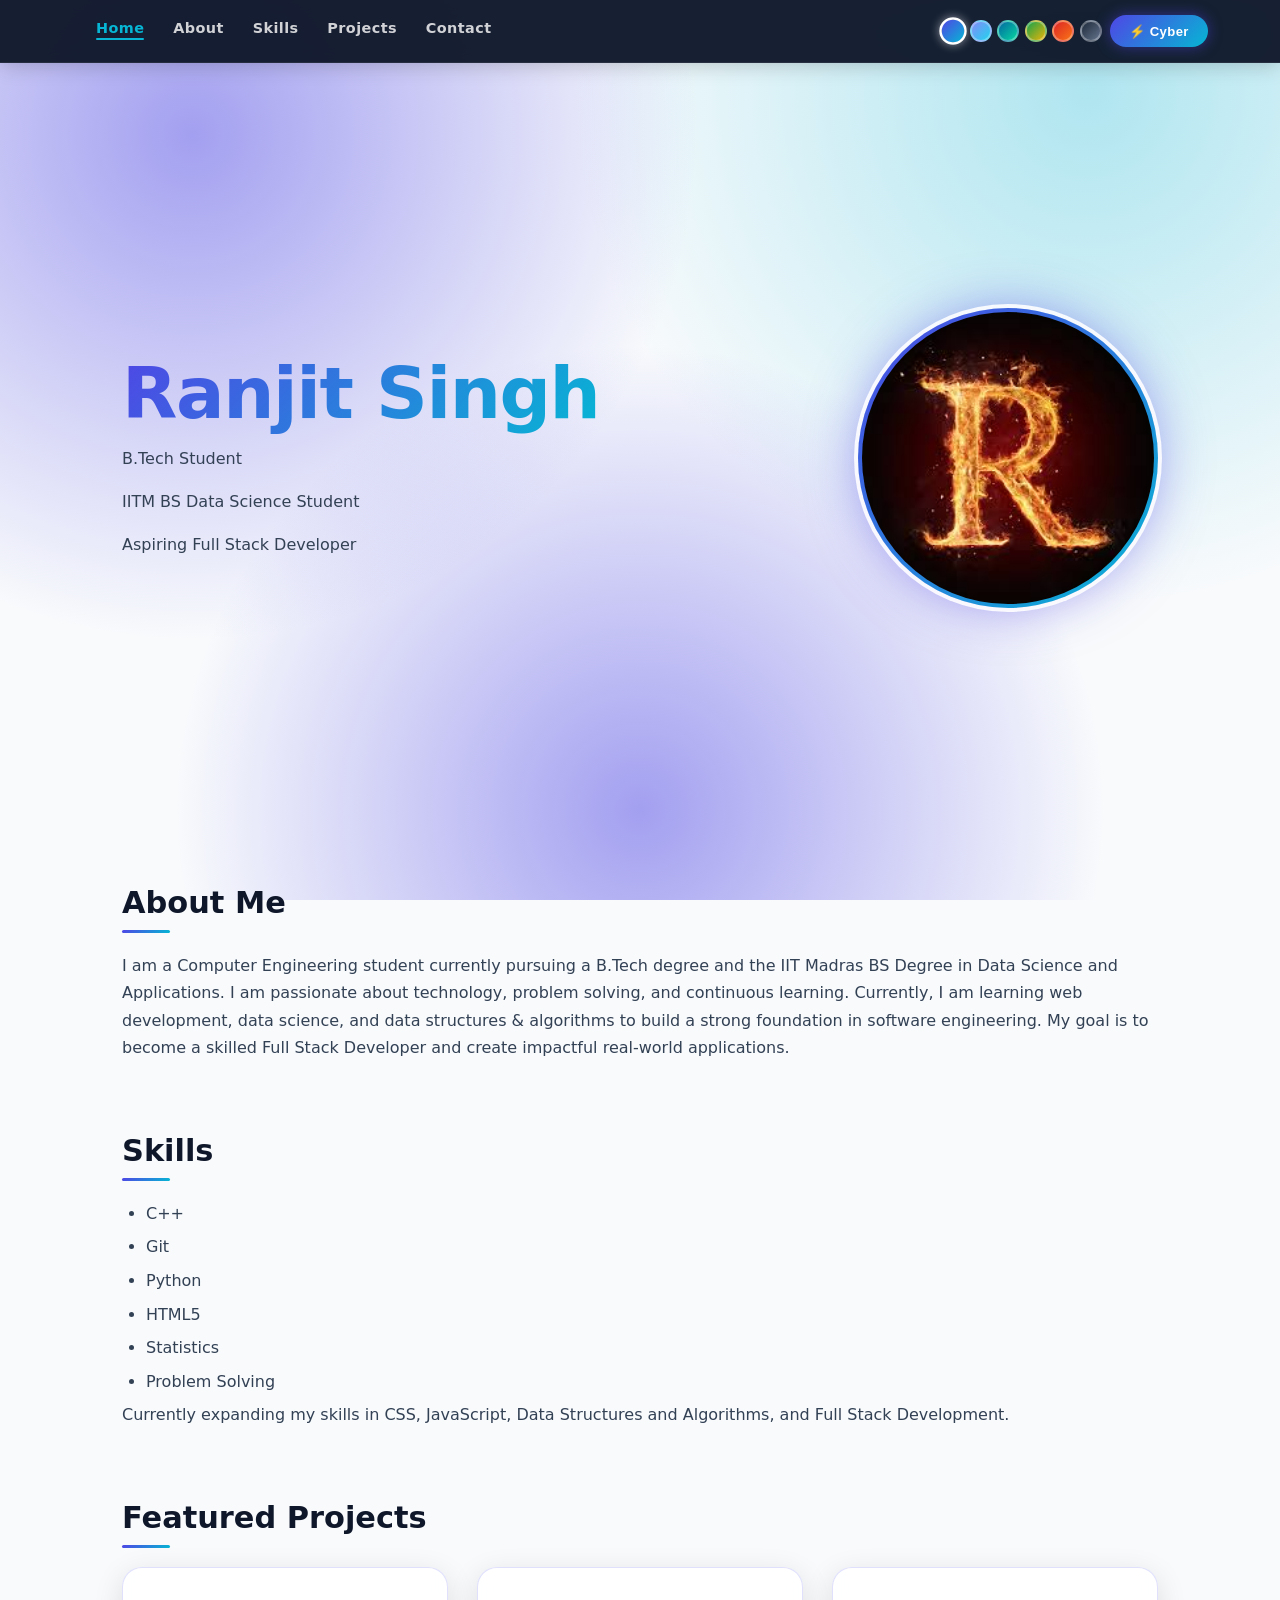
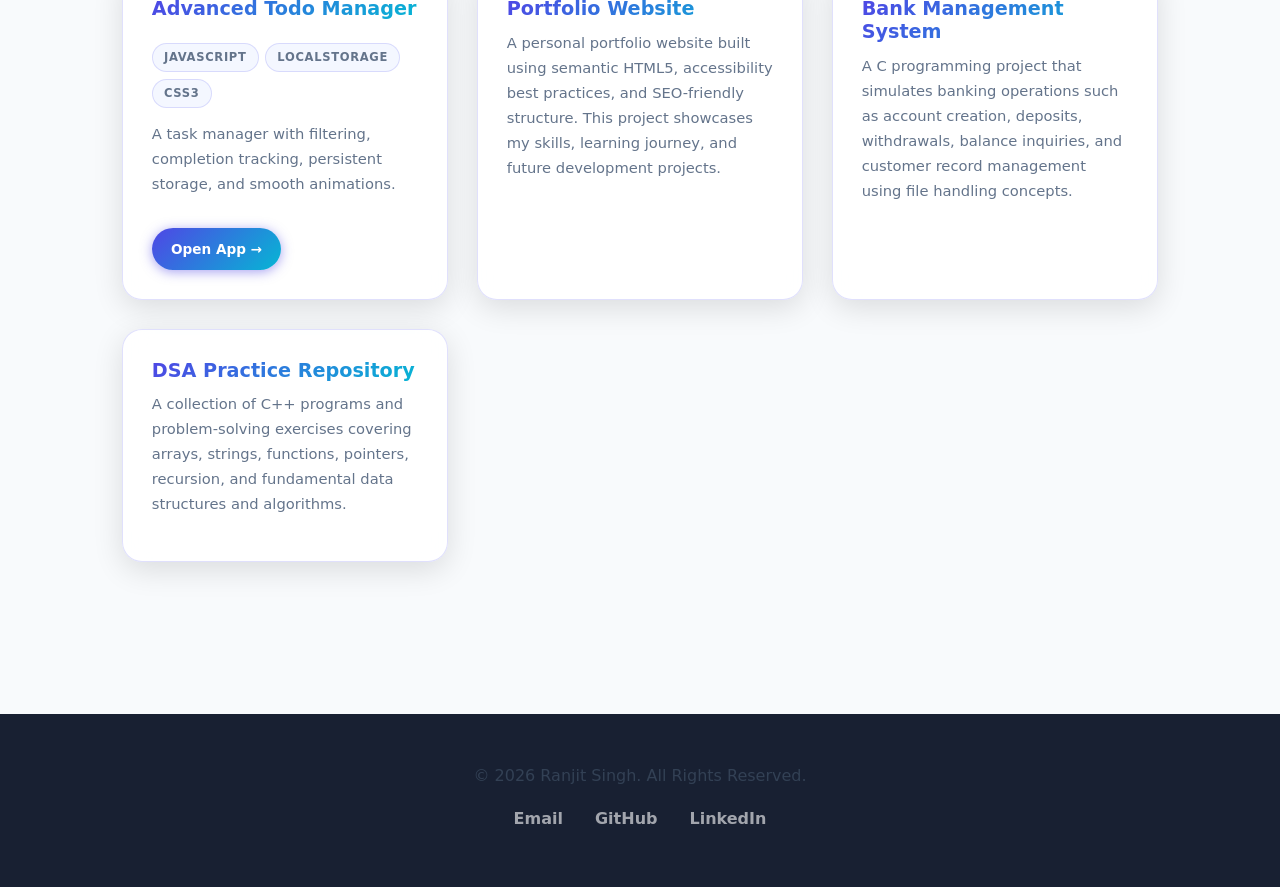
<file: index.html>
<!doctype html>
<html lang="en">
  <head>
    <meta charset="UTF-8" />
    <meta name="viewport" content="width=device-width, initial-scale=1.0" />
    <meta
      name="description"
      content="Portfolio of Ranjit Singh, aspiring Full Stack Developer and IIT Madras BS Data Science student."
    />

    <meta name="author" content="Ranjit Singh" />

    <meta
      name="keywords"
      content="Ranjit Singh, Portfolio, Full Stack Developer, Data Science, Web Development"
    />
    <link rel="stylesheet" href="./css/style.css" />
    <script src="./js/script.js" defer></script>
    <title>Home | Ranjit Singh</title>
  </head>

  <body>
    <header>
      <nav aria-label="Primary Navigation">
        <ul>
          <li><a href="index.html" aria-current="page">Home</a></li>
          <li><a href="about.html">About</a></li>
          <li><a href="skills.html">Skills</a></li>
          <li><a href="projects.html">Projects</a></li>
          <li><a href="contact.html">Contact</a></li>
          <li></li>
        </ul>

        <div class="theme-controls">
          <div class="theme-dots">
            <div class="theme-dot" data-theme="cyber" title="Cyber"></div>
            <div class="theme-dot" data-theme="dark" title="Dark"></div>
            <div class="theme-dot" data-theme="ocean" title="Ocean"></div>
            <div class="theme-dot" data-theme="forest" title="Forest"></div>
            <div class="theme-dot" data-theme="sunset" title="Sunset"></div>
            <div class="theme-dot" data-theme="mono" title="Mono"></div>
          </div>
          <button id="theme-toggle">⚡ Cyber</button>
        </div>
      </nav>
    </header>

    <main>
      <section class="hero">
        <div>
          <h1>Ranjit Singh</h1>
          <p>B.Tech Student</p>
          <p>IITM BS Data Science Student</p>
          <p>Aspiring Full Stack Developer</p>
        </div>

        <div>
          <img
            src="./assets/images/images.jpg"
            alt="Ranjit Singh logo"
            width="200"
            height="200"
          />
        </div>
      </section>

      <section>
        <h2>About Me</h2>
        <p>
          I am a Computer Engineering student currently pursuing a B.Tech degree
          and the IIT Madras BS Degree in Data Science and Applications. I am
          passionate about technology, problem solving, and continuous learning.
          Currently, I am learning web development, data science, and data
          structures & algorithms to build a strong foundation in software
          engineering. My goal is to become a skilled Full Stack Developer and
          create impactful real-world applications.
        </p>
      </section>

      <section>
        <h2>Skills</h2>
        <ul>
          <li>C++</li>
          <li>Git</li>
          <li>Python</li>
          <li>HTML5</li>
          <li>Statistics</li>
          <li>Problem Solving</li>
        </ul>
        <p>
          Currently expanding my skills in CSS, JavaScript, Data Structures and
          Algorithms, and Full Stack Development.
        </p>
      </section>

      <section>
        <h2>Featured Projects</h2>

        <section class="projects-grid">
          <article>
            <h3>Advanced Todo Manager</h3>
            <div class="project-tags">
              <span class="tag">JavaScript</span>
              <span class="tag">LocalStorage</span>
              <span class="tag">CSS3</span>
            </div>
            <p>
              A task manager with filtering, completion tracking, persistent
              storage, and smooth animations.
            </p>
            <a href="todo.html" class="card-link">Open App →</a>
          </article>
          
          <article>
            <h3>Portfolio Website</h3>
            <p>
              A personal portfolio website built using semantic HTML5,
              accessibility best practices, and SEO-friendly structure. This
              project showcases my skills, learning journey, and future
              development projects.
            </p>
          </article>

          <article>
            <h3>Bank Management System</h3>
            <p>
              A C programming project that simulates banking operations such as
              account creation, deposits, withdrawals, balance inquiries, and
              customer record management using file handling concepts.
            </p>
          </article>

          <article>
            <h3>DSA Practice Repository</h3>
            <p>
              A collection of C++ programs and problem-solving exercises
              covering arrays, strings, functions, pointers, recursion, and
              fundamental data structures and algorithms.
            </p>
          </article>
        </section>
      </section>
    </main>

    <footer>
      <p>&copy; 2026 Ranjit Singh. All Rights Reserved.</p>

      <ul>
        <li>
          <a href="mailto:sranjit29794@gmail.com">Email</a>
        </li>
        <li>
          <a
            href="https://github.com/sranjit29794-bit"
            target="_blank"
            rel="noopener noreferrer"
            >GitHub</a
          >
        </li>
        <li>
          <a
            href="https://www.linkedin.com/in/ranjit-singh-315390376/"
            target="_blank"
            rel="noopener noreferrer"
            >LinkedIn</a
          >
        </li>
      </ul>
    </footer>
  </body>
</html>
</file>
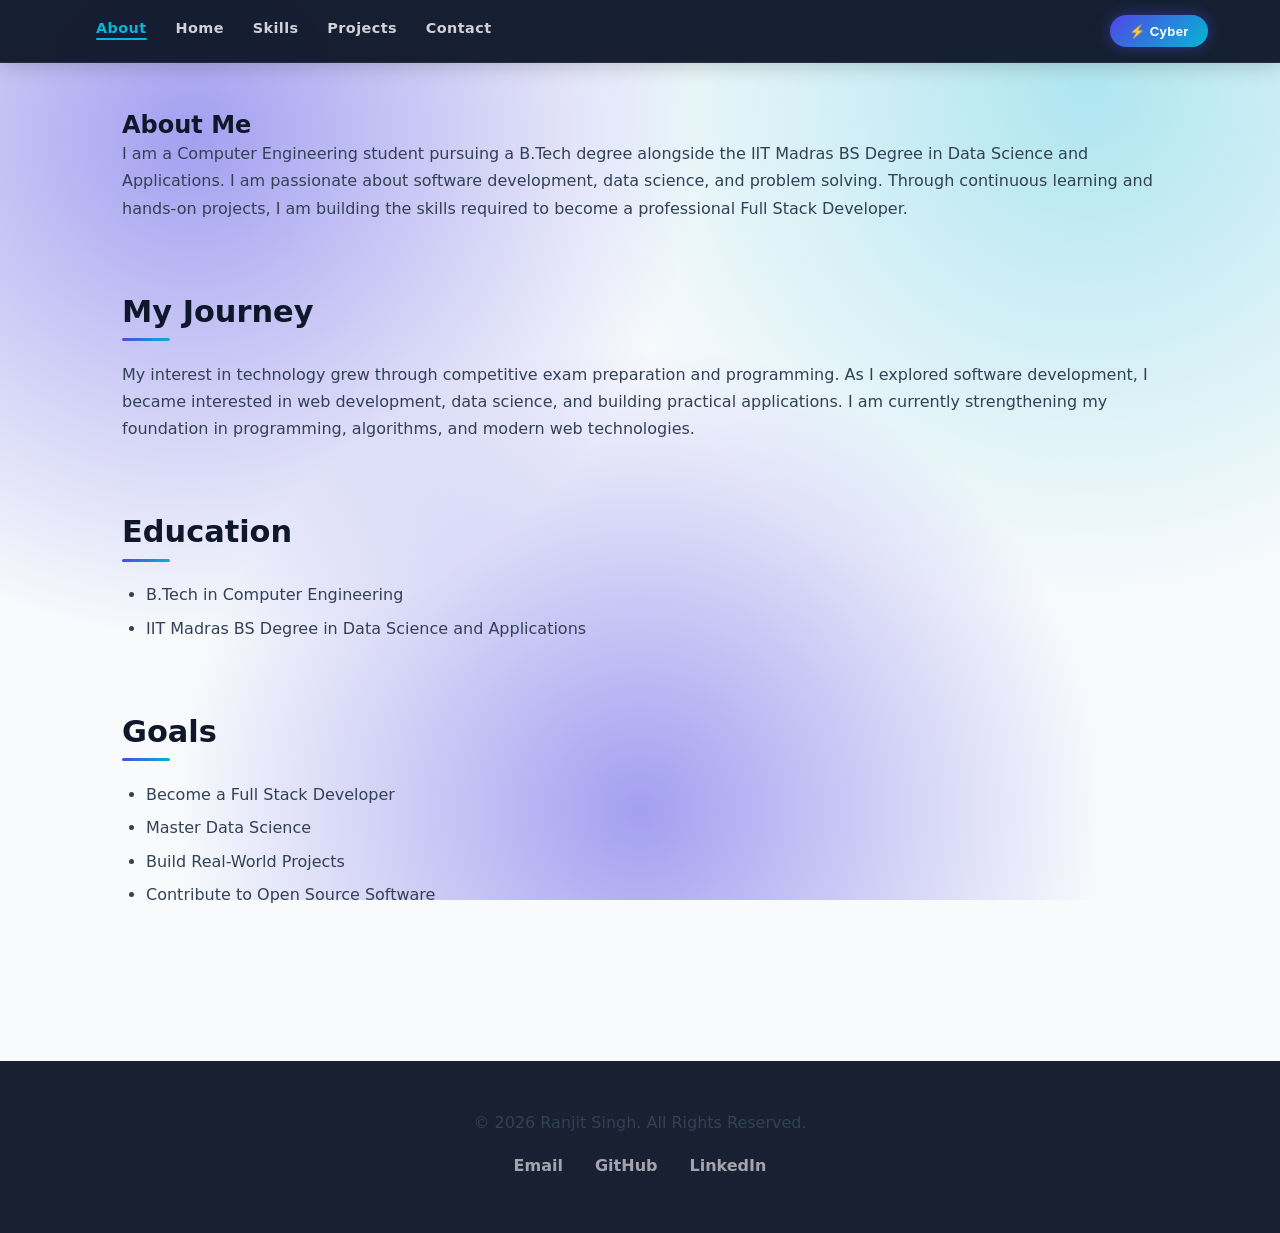
<file: about.html>
<!doctype html>
<html lang="en">
  <head>
    <meta charset="UTF-8" />
    <meta name="viewport" content="width=device-width, initial-scale=1.0" />
    <meta
      name="description"
      content="Portfolio of Ranjit Singh, aspiring Full Stack Developer and IIT Madras BS Data Science student."
    />

    <meta name="author" content="Ranjit Singh" />

    <meta
      name="keywords"
      content="Ranjit Singh, Portfolio, Full Stack Developer, Data Science, Web Development"
    />
    <link rel="stylesheet" href="./css/style.css">
    <script src="./js/script.js" defer></script>
    <title>About | Ranjit Singh</title>
  </head>
  <body>
    <header>
      <nav aria-label="Primary Navigation">
        <ul>
          <li><a href="about.html" aria-current="page">About</a></li>
          <li><a href="index.html">Home</a></li>
          <li><a href="skills.html">Skills</a></li>
          <li><a href="projects.html">Projects</a></li>
          <li><a href="contact.html">Contact</a></li>
        </ul>
        <button id="theme-toggle">
          Toggle Theme
        </button>
      </nav>
    </header>

    <main>
      <section>
        <h1>About Me</h1>
        <p>
          I am a Computer Engineering student pursuing a B.Tech degree alongside
          the IIT Madras BS Degree in Data Science and Applications. I am
          passionate about software development, data science, and problem
          solving. Through continuous learning and hands-on projects, I am
          building the skills required to become a professional Full Stack
          Developer.
        </p>
      </section>

      <section>
        <h2>My Journey</h2>
        <p>
          My interest in technology grew through competitive exam preparation
          and programming. As I explored software development, I became
          interested in web development, data science, and building practical
          applications. I am currently strengthening my foundation in
          programming, algorithms, and modern web technologies.
        </p>
      </section>

      <section>
        <h2>Education</h2>
        <ul>
          <li>B.Tech in Computer Engineering</li>
          <li>IIT Madras BS Degree in Data Science and Applications</li>
        </ul>
      </section>

      <section>
        <h2>Goals</h2>
        <ul>
          <li>Become a Full Stack Developer</li>
          <li>Master Data Science</li>
          <li>Build Real-World Projects</li>
          <li>Contribute to Open Source Software</li>
        </ul>
      </section>
    </main>

    <footer>
      <p>&copy; 2026 Ranjit Singh. All Rights Reserved.</p>

      <ul>
        <li>
          <a href="mailto:sranjit29794@gmail.com">Email</a>
        </li>
        <li>
          <a
            href="https://github.com/sranjit29794-bit"
            target="_blank"
            rel="noopener noreferrer"
            >GitHub</a
          >
        </li>
        <li>
          <a
            href="https://www.linkedin.com/in/ranjit-singh-315390376/"
            target="_blank"
            rel="noopener noreferrer"
            >LinkedIn</a
          >
        </li>
      </ul>
    </footer>
  </body>
</html>
</file>
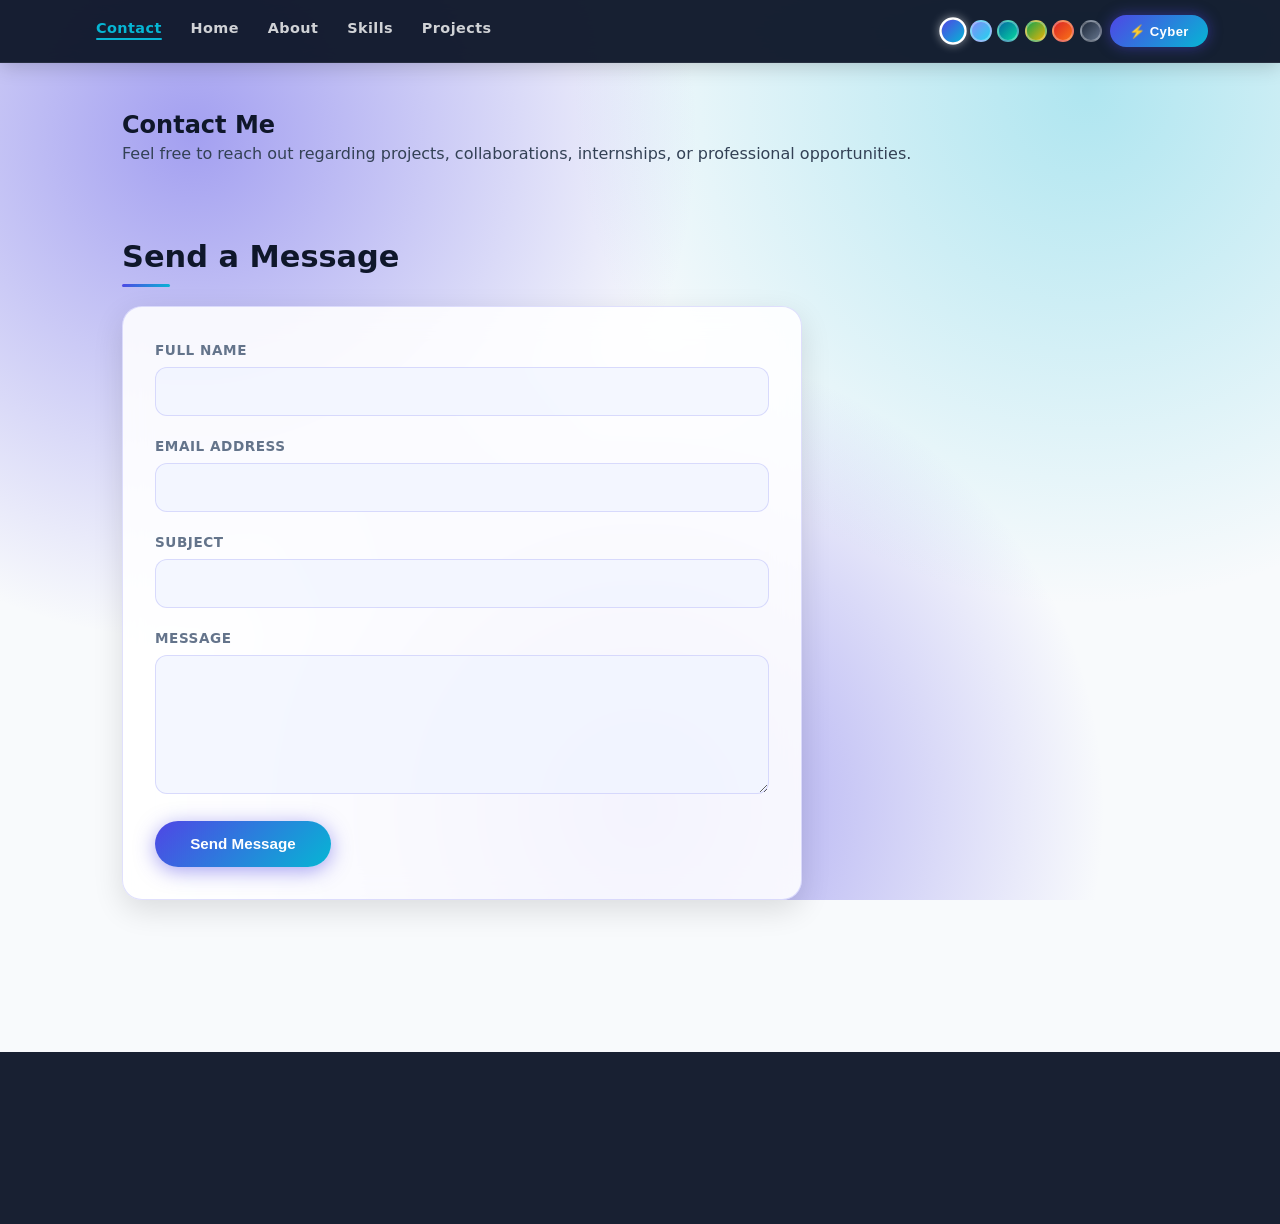
<file: contact.html>
<!DOCTYPE html>

<html lang="en">
<head>
    <meta charset="UTF-8">
    <meta name="viewport" content="width=device-width, initial-scale=1.0">
    <script src="./js/script.js" defer></script>
    <link rel="stylesheet" href="./css/style.css">
    <title>Contact | Ranjit Singh</title>
    <meta name="description" content="Contact Ranjit Singh, aspiring Full Stack Developer and IIT Madras BS Data Science student.">
    <meta name="author" content="Ranjit Singh">
    <meta name="keywords" content="Ranjit Singh, Portfolio, Contact, Full Stack Developer, Data Science">

</head>

<body>
<header>
    <nav aria-label="Primary Navigation">
        <ul>
            <li><a href="contact.html" aria-current="page">Contact</a></li>
            <li><a href="index.html">Home</a></li>
            <li><a href="about.html">About</a></li>
            <li><a href="skills.html">Skills</a></li>
            <li><a href="projects.html">Projects</a></li>
        </ul>
        <div class="theme-controls">
          <div class="theme-dots">
            <div class="theme-dot" data-theme="cyber" title="Cyber"></div>
            <div class="theme-dot" data-theme="dark" title="Dark"></div>
            <div class="theme-dot" data-theme="ocean" title="Ocean"></div>
            <div class="theme-dot" data-theme="forest" title="Forest"></div>
            <div class="theme-dot" data-theme="sunset" title="Sunset"></div>
            <div class="theme-dot" data-theme="mono" title="Mono"></div>
          </div>
          <button id="theme-toggle">⚡ Cyber</button>
        </div> 
    </nav>
</header>

<main>

    <section>
        <h1>Contact Me</h1>

        <p>
            Feel free to reach out regarding projects, collaborations,
            internships, or professional opportunities.
        </p>
    </section>

    <section>
        <h2>Send a Message</h2>

        <form aria-label="Contact Form">

            <div>
                <label for="name">Full Name</label>
                <input
                    type="text"
                    id="name"
                    name="name"
                    required
                >
            </div>

            <div>
                <label for="email">Email Address</label>
                <input
                    type="email"
                    id="email"
                    name="email"
                    required
                >
            </div>

            <div>
                <label for="subject">Subject</label>
                <input
                    type="text"
                    id="subject"
                    name="subject"
                    required
                >
            </div>

            <div>
                <label for="message">Message</label>
                <textarea
                    id="message"
                    name="message"
                    rows="6"
                    required
                ></textarea>
            </div>

            <button type="submit">
                Send Message
            </button>

        </form>
    </section>

</main>

<footer>
    <p>© 2026 Ranjit Singh. All Rights Reserved.</p>

    <ul>
        <li>
            <a href="mailto:sranjit29794@gmail.com">Email</a>
        </li>
        <li>
            <a href="https://github.com/sranjit29794-bit" target="_blank" rel="noopener noreferrer">GitHub</a>
        </li>
        <li>
            <a href="https://www.linkedin.com/in/ranjit-singh-315390376/" target="_blank" rel="noopener noreferrer">LinkedIn</a>
        </li>
    </ul>
</footer>

</body>
</html>
</file>
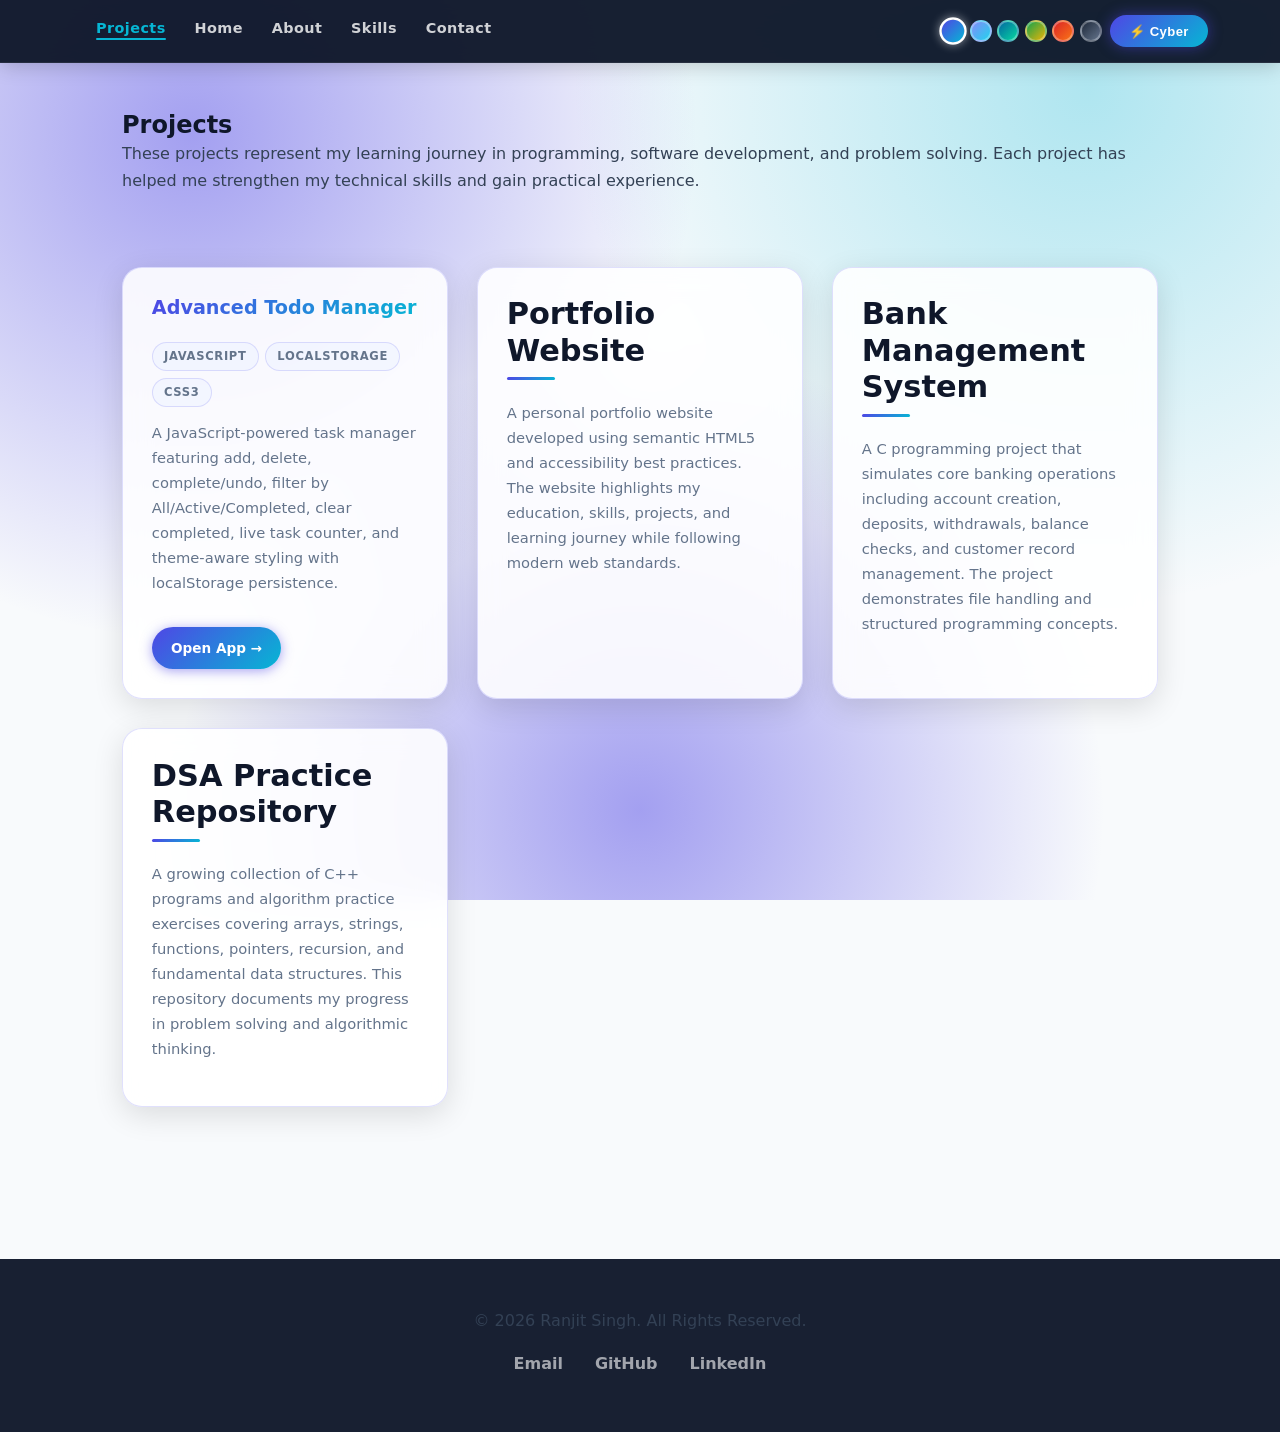
<file: projects.html>
<!doctype html>
<html lang="en">
  <head>
    <meta charset="UTF-8" />
    <meta name="viewport" content="width=device-width, initial-scale=1.0" />
    <meta
      name="description"
      content="Portfolio of Ranjit Singh, aspiring Full Stack Developer and IIT Madras BS Data Science student."
    />

    <meta name="author" content="Ranjit Singh" />

    <meta
      name="keywords"
      content="Ranjit Singh, Portfolio, Full Stack Developer, Data Science, Web Development"
    />
    <link rel="stylesheet" href="./css/style.css" />
    <script src="./js/script.js" defer></script>
    <title>Projects |Ranjit Singh</title>
  </head>
  <body>
    <header>
      <nav aria-label="Primary Navigation">
        <ul>
          <li><a href="projects.html" aria-current="page">Projects</a></li>
          <li><a href="index.html">Home</a></li>
          <li><a href="about.html">About</a></li>
          <li><a href="skills.html">Skills</a></li>
          <li><a href="contact.html">Contact</a></li>
        </ul>
        <div class="theme-controls">
          <div class="theme-dots">
            <div class="theme-dot" data-theme="cyber" title="Cyber"></div>
            <div class="theme-dot" data-theme="dark" title="Dark"></div>
            <div class="theme-dot" data-theme="ocean" title="Ocean"></div>
            <div class="theme-dot" data-theme="forest" title="Forest"></div>
            <div class="theme-dot" data-theme="sunset" title="Sunset"></div>
            <div class="theme-dot" data-theme="mono" title="Mono"></div>
          </div>
          <button id="theme-toggle">⚡ Cyber</button>
        </div>
      </nav>
    </header>

    <main>
      <section>
        <h1>Projects</h1>
        <p>
          These projects represent my learning journey in programming, software
          development, and problem solving. Each project has helped me
          strengthen my technical skills and gain practical experience.
        </p>
      </section>

      <section class="projects-grid">
        <article>
          <h3>Advanced Todo Manager</h3>
          <div class="project-tags">
            <span class="tag">JavaScript</span>
            <span class="tag">LocalStorage</span>
            <span class="tag">CSS3</span>
          </div>
          <p>
            A JavaScript-powered task manager featuring add, delete,
            complete/undo, filter by All/Active/Completed, clear completed, live
            task counter, and theme-aware styling with localStorage persistence.
          </p>
          <a href="todo.html" class="card-link">Open App →</a>
        </article>
        <article>
          <h2>Portfolio Website</h2>
          <p>
            A personal portfolio website developed using semantic HTML5 and
            accessibility best practices. The website highlights my education,
            skills, projects, and learning journey while following modern web
            standards.
          </p>
        </article>

        <article>
          <h2>Bank Management System</h2>
          <p>
            A C programming project that simulates core banking operations
            including account creation, deposits, withdrawals, balance checks,
            and customer record management. The project demonstrates file
            handling and structured programming concepts.
          </p>
        </article>

        <article>
          <h2>DSA Practice Repository</h2>
          <p>
            A growing collection of C++ programs and algorithm practice
            exercises covering arrays, strings, functions, pointers, recursion,
            and fundamental data structures. This repository documents my
            progress in problem solving and algorithmic thinking.
          </p>
        </article>
      </section>
    </main>

    <footer>
      <p>© 2026 Ranjit Singh. All Rights Reserved.</p>

      <ul>
        <li>
          <a href="mailto:sranjit29794@gmail.com">Email</a>
        </li>
        <li>
          <a
            href="https://github.com/sranjit29794-bit"
            target="_blank"
            rel="noopener noreferrer"
            >GitHub</a
          >
        </li>
        <li>
          <a
            href="https://www.linkedin.com/in/ranjit-singh-315390376/"
            target="_blank"
            rel="noopener noreferrer"
            >LinkedIn</a
          >
        </li>
      </ul>
    </footer>
  </body>
</html>
</file>
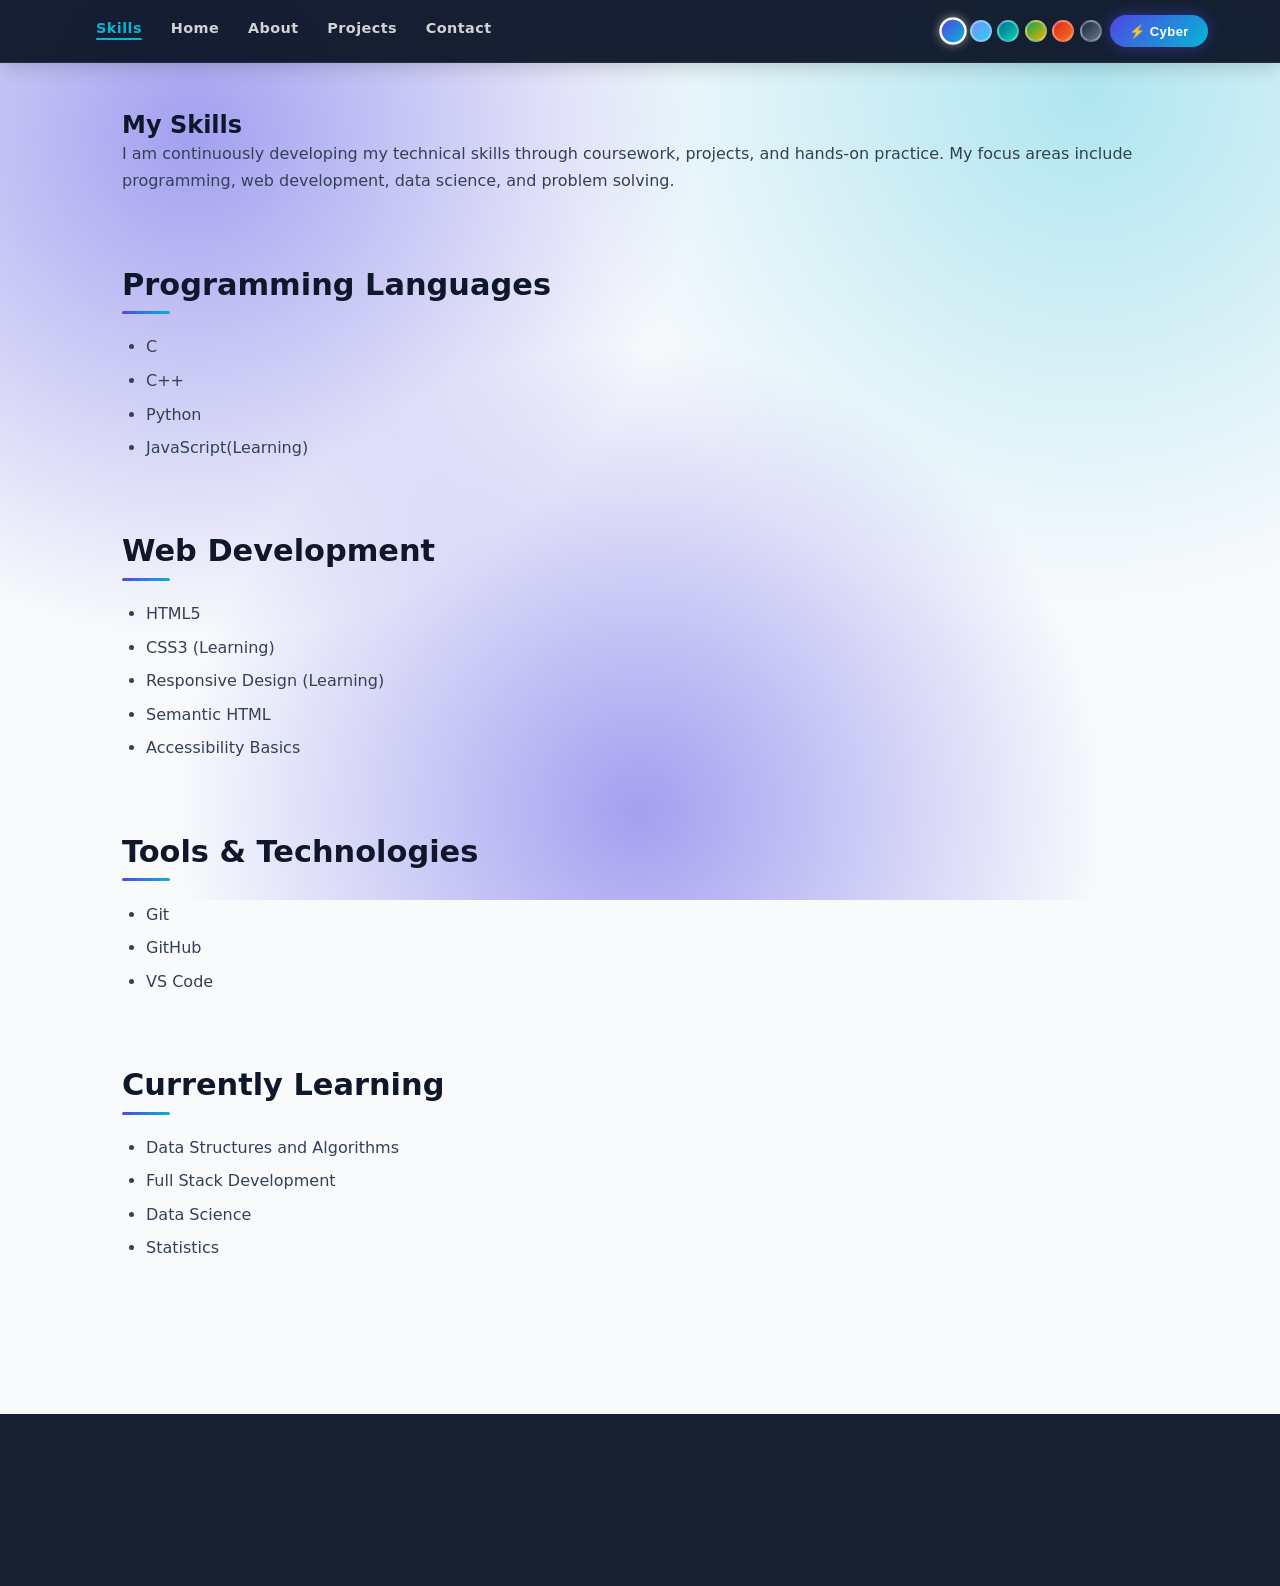
<file: skills.html>
<!doctype html>
<html lang="en">
  <head>
    <meta charset="UTF-8" />
    <meta name="viewport" content="width=device-width, initial-scale=1.0" />
    <meta
      name="description"
      content="Portfolio of Ranjit Singh, aspiring Full Stack Developer and IIT Madras BS Data Science student."
    />

    <meta name="author" content="Ranjit Singh" />

    <meta
      name="keywords"
      content="Ranjit Singh, Portfolio, Full Stack Developer, Data Science, Web Development"
    />
    <link rel="stylesheet" href="./css/style.css">
    <script src="./js/script.js" defer></script>
    <title>Skills | Ranjit Singh</title>
  </head>
  <body>
    <header>
      <nav aria-label="Primary Navigation">
        <ul>
          <li><a href="skills.html" aria-current="page">Skills</a></li>
          <li><a href="index.html">Home</a></li>
          <li><a href="about.html">About</a></li>
          <li><a href="projects.html">Projects</a></li>
          <li><a href="contact.html">Contact</a></li>
        </ul>
        <div class="theme-controls">
          <div class="theme-dots">
            <div class="theme-dot" data-theme="cyber" title="Cyber"></div>
            <div class="theme-dot" data-theme="dark" title="Dark"></div>
            <div class="theme-dot" data-theme="ocean" title="Ocean"></div>
            <div class="theme-dot" data-theme="forest" title="Forest"></div>
            <div class="theme-dot" data-theme="sunset" title="Sunset"></div>
            <div class="theme-dot" data-theme="mono" title="Mono"></div>
          </div>
          <button id="theme-toggle">⚡ Cyber</button>
        </div>
      </nav>
    </header>

    <main>
      <section>
        <h1>My Skills</h1>
        <p>
          I am continuously developing my technical skills through coursework,
          projects, and hands-on practice. My focus areas include programming,
          web development, data science, and problem solving.
        </p>
      </section>

      <section>
        <h2>Programming Languages</h2>
        <ul>
          <li>C</li>
          <li>C++</li>
          <li>Python</li>
          <li>JavaScript(Learning)</li>
        </ul>
      </section>

      <section>
        <h2>Web Development</h2>
        <ul>
          <li>HTML5</li>
          <li>CSS3 (Learning)</li>
          <li>Responsive Design (Learning)</li>
          <li>Semantic HTML</li>
          <li>Accessibility Basics</li>
        </ul>
      </section>

      <section>
        <h2>Tools & Technologies</h2>
        <ul>
          <li>Git</li>
          <li>GitHub</li>
          <li>VS Code</li>
        </ul>
      </section>

      <section>
        <h2>Currently Learning</h2>
        <ul>
          <li>Data Structures and Algorithms</li>
          <li>Full Stack Development</li>
          <li>Data Science</li>
          <li>Statistics</li>
        </ul>
      </section>
    </main>
    <footer>
      <p>&copy; 2026 Ranjit Singh. All Rights Reserved.</p>

      <ul>
        <li>
          <a href="mailto:sranjit29794@gmail.com">Email</a>
        </li>
        <li>
          <a
            href="https://github.com/sranjit29794-bit"
            target="_blank"
            rel="noopener noreferrer"
            >GitHub</a
          >
        </li>
        <li>
          <a
            href="https://www.linkedin.com/in/ranjit-singh-315390376/"
            target="_blank"
            rel="noopener noreferrer"
            >LinkedIn</a
          >
        </li>
      </ul>
    </footer>
  </body>
</html>
</file>
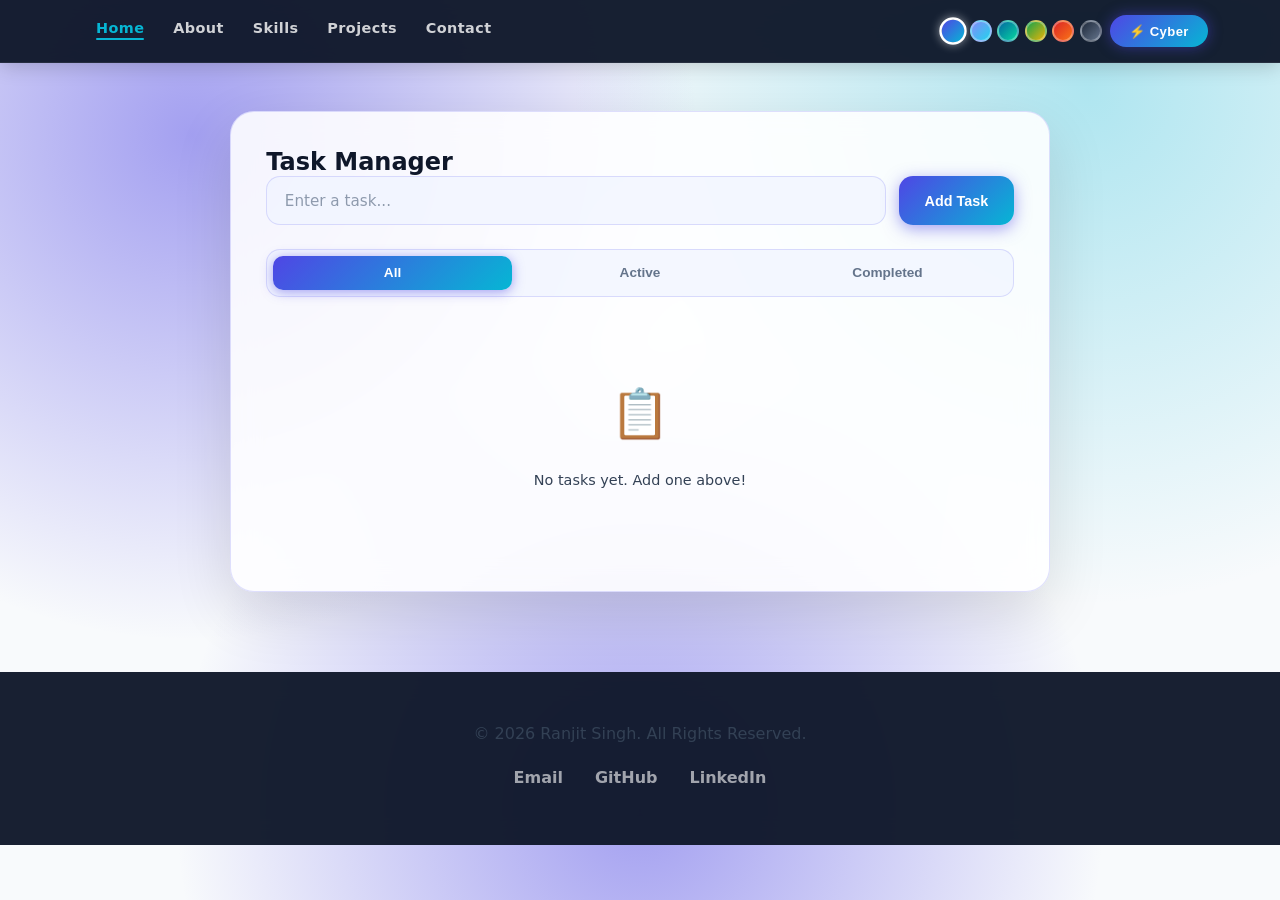
<file: todo.html>
<!doctype html>
<html lang="en">
  <head>
    <meta charset="UTF-8" />
    <meta name="viewport" content="width=device-width, initial-scale=1.0" />
    <meta
      name="description"
      content="Portfolio of Ranjit Singh, aspiring Full Stack Developer and IIT Madras BS Data Science student."
    />

    <meta name="author" content="Ranjit Singh" />

    <meta
      name="keywords"
      content="Ranjit Singh, Portfolio, Full Stack Developer, Data Science, Web Development"
    />
    <link rel="stylesheet" href="./css/style.css" />
    <link rel="stylesheet" href="./css/todo.css" />
    <script src="./js/script.js" defer></script>
    <script src="./js/todo.js" defer></script>
    <title>Home | Ranjit Singh</title>
  </head>

  <body>
    <header>
      <nav aria-label="Primary Navigation">
        <ul>
          <li><a href="index.html" aria-current="page">Home</a></li>
          <li><a href="about.html">About</a></li>
          <li><a href="skills.html">Skills</a></li>
          <li><a href="projects.html">Projects</a></li>
          <li><a href="contact.html">Contact</a></li>
          <li></li>
        </ul>

        <div class="theme-controls">
          <div class="theme-dots">
            <div class="theme-dot" data-theme="cyber" title="Cyber"></div>
            <div class="theme-dot" data-theme="dark" title="Dark"></div>
            <div class="theme-dot" data-theme="ocean" title="Ocean"></div>
            <div class="theme-dot" data-theme="forest" title="Forest"></div>
            <div class="theme-dot" data-theme="sunset" title="Sunset"></div>
            <div class="theme-dot" data-theme="mono" title="Mono"></div>
          </div>
          <button id="theme-toggle">⚡ Cyber</button>
        </div>
      </nav>
    </header>

    <main>
     <section class="todo-section">
  <div class="todo-container">

    <h1 class="todo-title">
      Task Manager
    </h1>

    <div class="input-group">
      <input
        type="text"
        id="task-input"
        placeholder="Enter a task..."
      >

      <button id="add-btn">
        Add Task
      </button>
    </div>

    <div class="filters">
      <button id="all-btn">All</button>
      <button id="active-btn">Active</button>
      <button id="completed-btn">Completed</button>
    </div>

    <ul id="task-list"></ul>

  </div>
</section>
    </main>

    <footer>
      <p>&copy; 2026 Ranjit Singh. All Rights Reserved.</p>

      <ul>
        <li>
          <a href="mailto:sranjit29794@gmail.com">Email</a>
        </li>
        <li>
          <a
            href="https://github.com/sranjit29794-bit"
            target="_blank"
            rel="noopener noreferrer"
            >GitHub</a
          >
        </li>
        <li>
          <a
            href="https://www.linkedin.com/in/ranjit-singh-315390376/"
            target="_blank"
            rel="noopener noreferrer"
            >LinkedIn</a
          >
        </li>
      </ul>
    </footer>
  </body>
</html>
</file>
<file: css/style.css>
/* ============================================================
   RESET & BASE
============================================================ */
*, *::before, *::after {
  margin: 0;
  padding: 0;
  box-sizing: border-box;
}

html { scroll-behavior: smooth; }

/* ============================================================
   THEMES  —  5 palettes via data-theme on <body>
============================================================ */

/* CYBER (default) */
:root,
[data-theme="cyber"] {
  --primary:   #4f46e5;
  --accent:    #06b6d4;
  --glow:      rgba(79,70,229,0.5);
  --glow2:     rgba(6,182,212,0.3);

  --bg:        #f8fafc;
  --surface:   rgba(255,255,255,0.88);
  --surface2:  rgba(240,244,255,0.7);

  --text:      #334155;
  --muted:     #64748b;
  --heading:   #0f172a;

  --header:    rgba(15,23,42,0.96);
  --shadow:    rgba(0,0,0,0.12);
  --border:    rgba(99,102,241,0.2);

  --grad:      linear-gradient(135deg, var(--primary), var(--accent));
}

/* DARK CYBER */
[data-theme="dark"] {
  --primary:   #818cf8;
  --accent:    #22d3ee;
  --glow:      rgba(129,140,248,0.45);
  --glow2:     rgba(34,211,238,0.3);

  --bg:        #020617;
  --surface:   rgba(15,23,42,0.9);
  --surface2:  rgba(30,41,59,0.7);

  --text:      #cbd5e1;
  --muted:     #94a3b8;
  --heading:   #f1f5f9;

  --header:    rgba(2,6,23,0.97);
  --shadow:    rgba(0,0,0,0.5);
  --border:    rgba(129,140,248,0.2);

  --grad:      linear-gradient(135deg, var(--primary), var(--accent));
}

/* OCEAN */
[data-theme="ocean"] {
  --primary:   #0369a1;
  --accent:    #06d6a0;
  --glow:      rgba(3,105,161,0.45);
  --glow2:     rgba(6,214,160,0.3);

  --bg:        #f0f9ff;
  --surface:   rgba(224,242,254,0.9);
  --surface2:  rgba(186,230,253,0.6);

  --text:      #0c4a6e;
  --muted:     #0369a1;
  --heading:   #082f49;

  --header:    rgba(8,47,73,0.97);
  --shadow:    rgba(3,105,161,0.15);
  --border:    rgba(3,105,161,0.2);

  --grad:      linear-gradient(135deg, #0369a1, #06d6a0);
}

/* FOREST */
[data-theme="forest"] {
  --primary:   #16a34a;
  --accent:    #eab308;
  --glow:      rgba(22,163,74,0.45);
  --glow2:     rgba(234,179,8,0.3);

  --bg:        #f0fdf4;
  --surface:   rgba(220,252,231,0.9);
  --surface2:  rgba(187,247,208,0.6);

  --text:      #14532d;
  --muted:     #166534;
  --heading:   #052e16;

  --header:    rgba(5,46,22,0.97);
  --shadow:    rgba(22,163,74,0.15);
  --border:    rgba(22,163,74,0.2);

  --grad:      linear-gradient(135deg, #16a34a, #eab308);
}

/* SUNSET */
[data-theme="sunset"] {
  --primary:   #dc2626;
  --accent:    #f97316;
  --glow:      rgba(220,38,38,0.45);
  --glow2:     rgba(249,115,22,0.3);

  --bg:        #fff7ed;
  --surface:   rgba(255,237,213,0.9);
  --surface2:  rgba(254,215,170,0.6);

  --text:      #7c2d12;
  --muted:     #9a3412;
  --heading:   #431407;

  --header:    rgba(67,20,7,0.97);
  --shadow:    rgba(220,38,38,0.15);
  --border:    rgba(220,38,38,0.2);

  --grad:      linear-gradient(135deg, #dc2626, #f97316);
}

/* MONO */
[data-theme="mono"] {
  --primary:   #1e293b;
  --accent:    #64748b;
  --glow:      rgba(30,41,59,0.4);
  --glow2:     rgba(100,116,139,0.25);

  --bg:        #f8fafc;
  --surface:   rgba(241,245,249,0.95);
  --surface2:  rgba(226,232,240,0.7);

  --text:      #334155;
  --muted:     #64748b;
  --heading:   #0f172a;

  --header:    rgba(15,23,42,0.98);
  --shadow:    rgba(0,0,0,0.15);
  --border:    rgba(15,23,42,0.12);

  --grad:      linear-gradient(135deg, #1e293b, #64748b);
}

/* ============================================================
   BODY
============================================================ */
body {
  font-family: 'Segoe UI', system-ui, -apple-system, sans-serif;
  line-height: 1.7;
  color: var(--text);
  background: var(--bg);
  transition: background 0.4s ease, color 0.4s ease;
  min-height: 100vh;
}

body::before {
  content: '';
  position: fixed;
  inset: 0;
  z-index: -1;
  background:
    radial-gradient(circle at 15% 15%, var(--glow), transparent 38%),
    radial-gradient(circle at 85% 10%, var(--glow2), transparent 38%),
    radial-gradient(circle at 50% 90%, var(--glow), transparent 45%),
    var(--bg);
  pointer-events: none;
  transition: all 0.4s ease;
}

/* ============================================================
   HEADER / NAV
============================================================ */
header {
  position: sticky;
  top: 0;
  z-index: 1000;
  backdrop-filter: blur(16px) saturate(180%);
  background: var(--header);
  border-bottom: 1px solid rgba(255,255,255,0.07);
  box-shadow: 0 2px 20px rgba(0,0,0,0.2);
}

nav {
  max-width: 1200px;
  margin: auto;
  padding: 0.9rem 2rem;
  display: flex;
  justify-content: space-between;
  align-items: center;
  gap: 1rem;
}

nav ul {
  list-style: none;
  display: flex;
  gap: 1.8rem;
  align-items: center;
  flex-wrap: wrap;
}

nav a {
  color: rgba(255,255,255,0.8);
  text-decoration: none;
  font-weight: 600;
  font-size: 0.9rem;
  letter-spacing: 0.03em;
  position: relative;
  transition: color 0.3s ease;
}

nav a:hover,
nav a[aria-current="page"] {
  color: var(--accent);
}

nav a::after {
  content: '';
  position: absolute;
  left: 0; bottom: -4px;
  width: 0; height: 2px;
  background: var(--accent);
  transition: width 0.3s ease;
  border-radius: 2px;
}

nav a:hover::after,
nav a[aria-current="page"]::after {
  width: 100%;
}

/* ============================================================
   THEME SWITCHER
============================================================ */
.theme-controls {
  display: flex;
  align-items: center;
  gap: 0.5rem;
}

#theme-toggle {
  background: var(--grad);
  color: white;
  border: none;
  border-radius: 999px;
  padding: 0.55rem 1.2rem;
  cursor: pointer;
  font-weight: 700;
  font-size: 0.82rem;
  letter-spacing: 0.03em;
  transition: transform 0.25s ease, box-shadow 0.25s ease;
  box-shadow: 0 0 14px var(--glow);
  white-space: nowrap;
}

#theme-toggle:hover {
  transform: translateY(-2px) scale(1.04);
  box-shadow: 0 4px 20px var(--glow);
}

.theme-dots {
  display: flex;
  gap: 0.35rem;
  align-items: center;
}

.theme-dot {
  width: 22px;
  height: 22px;
  border-radius: 50%;
  border: 2px solid rgba(255,255,255,0.3);
  cursor: pointer;
  transition: transform 0.2s ease, border-color 0.2s ease, box-shadow 0.2s ease;
  flex-shrink: 0;
}

.theme-dot:hover,
.theme-dot.active {
  transform: scale(1.25);
  border-color: white;
  box-shadow: 0 0 8px rgba(255,255,255,0.5);
}

.theme-dot[data-theme="cyber"]  { background: linear-gradient(135deg,#4f46e5,#06b6d4); }
.theme-dot[data-theme="dark"]   { background: linear-gradient(135deg,#818cf8,#22d3ee); }
.theme-dot[data-theme="ocean"]  { background: linear-gradient(135deg,#0369a1,#06d6a0); }
.theme-dot[data-theme="forest"] { background: linear-gradient(135deg,#16a34a,#eab308); }
.theme-dot[data-theme="sunset"] { background: linear-gradient(135deg,#dc2626,#f97316); }
.theme-dot[data-theme="mono"]   { background: linear-gradient(135deg,#1e293b,#64748b); }

/* ============================================================
   MAIN LAYOUT
============================================================ */
main {
  max-width: 1100px;
  margin: auto;
  padding: 3rem 2rem;
}

section { margin-bottom: 4.5rem; }

/* ============================================================
   TYPOGRAPHY
============================================================ */
h1, h2, h3 { color: var(--heading); font-weight: 800; line-height: 1.2; }

h2 {
  font-size: 1.9rem;
  margin-bottom: 1.2rem;
  position: relative;
  padding-bottom: 0.7rem;
}

h2::after {
  content: '';
  position: absolute;
  left: 0; bottom: 0;
  width: 48px; height: 3px;
  background: var(--grad);
  border-radius: 3px;
}

h3 { font-size: 1.2rem; margin-bottom: 0.7rem; }
p  { margin-bottom: 1rem; color: var(--text); }

/* ============================================================
   HERO
============================================================ */
.hero {
  display: flex;
  justify-content: space-between;
  align-items: center;
  gap: 4rem;
  min-height: 78vh;
  padding: 2rem 0;
}

.hero-text { flex: 1; }

.hero-tag {
  display: inline-block;
  background: var(--surface2);
  border: 1px solid var(--border);
  color: var(--muted);
  font-size: 0.8rem;
  font-weight: 700;
  letter-spacing: 0.1em;
  text-transform: uppercase;
  padding: 0.35rem 0.9rem;
  border-radius: 999px;
  margin-bottom: 1.2rem;
}

.hero h1 {
  font-size: clamp(2.8rem, 6vw, 4.5rem);
  background: var(--grad);
  -webkit-background-clip: text;
  -webkit-text-fill-color: transparent;
  background-clip: text;
  margin-bottom: 0.5rem;
  letter-spacing: -0.02em;
}

.hero-roles {
  display: flex;
  flex-direction: column;
  gap: 0.3rem;
  margin-top: 1.2rem;
  margin-bottom: 2rem;
}

.hero-roles span {
  font-size: 1.05rem;
  color: var(--muted);
  font-weight: 500;
  display: flex;
  align-items: center;
  gap: 0.6rem;
}

.hero-roles span::before {
  content: '';
  display: inline-block;
  width: 6px; height: 6px;
  border-radius: 50%;
  background: var(--accent);
  flex-shrink: 0;
}

.hero-cta {
  display: flex;
  gap: 1rem;
  flex-wrap: wrap;
  margin-top: 0.5rem;
}

.btn-primary {
  display: inline-block;
  background: var(--grad);
  color: white !important;
  text-decoration: none;
  padding: 0.85rem 1.8rem;
  border-radius: 999px;
  font-weight: 700;
  font-size: 0.95rem;
  transition: transform 0.25s ease, box-shadow 0.25s ease;
  box-shadow: 0 4px 20px var(--glow);
  border: none;
  cursor: pointer;
}

.btn-primary:hover {
  transform: translateY(-3px);
  box-shadow: 0 8px 30px var(--glow);
}

.btn-secondary {
  display: inline-block;
  background: transparent;
  color: var(--heading) !important;
  text-decoration: none;
  padding: 0.85rem 1.8rem;
  border-radius: 999px;
  font-weight: 700;
  font-size: 0.95rem;
  border: 2px solid var(--border);
  transition: all 0.25s ease;
}

.btn-secondary:hover {
  border-color: var(--primary);
  color: var(--primary) !important;
  transform: translateY(-2px);
}

.hero-visual { flex-shrink: 0; }

.hero-img-wrap {
  position: relative;
  width: 300px;
  height: 300px;
}

.hero-img-wrap::before {
  content: '';
  position: absolute;
  inset: -12px;
  border-radius: 50%;
  background: var(--grad);
  opacity: 0.25;
  filter: blur(24px);
  animation: pulse-glow 3s ease-in-out infinite;
}

@keyframes pulse-glow {
  0%, 100% { transform: scale(1); opacity: 0.25; }
  50%       { transform: scale(1.08); opacity: 0.4; }
}

.hero img {
  width: 300px;
  height: 300px;
  object-fit: cover;
  border-radius: 50%;
  border: 4px solid transparent;
  background: var(--grad) border-box;
  box-shadow: 0 0 0 4px var(--surface), 0 0 50px var(--glow);
  transition: transform 0.4s ease;
  position: relative;
  z-index: 1;
}

.hero img:hover { transform: scale(1.05) rotate(2deg); }

/* ============================================================
   CARDS / ARTICLES
============================================================ */
article {
  background: var(--surface);
  backdrop-filter: blur(14px);
  padding: 1.8rem;
  border-radius: 20px;
  border: 1px solid var(--border);
  box-shadow: 0 8px 30px var(--shadow);
  transition: transform 0.3s ease, box-shadow 0.3s ease, border-color 0.3s ease;
  display: flex;
  flex-direction: column;
  height: 100%;
}

article:hover {
  transform: translateY(-8px);
  box-shadow: 0 20px 50px var(--shadow), 0 0 0 1px var(--primary);
  border-color: var(--primary);
}

article h3 {
  background: var(--grad);
  -webkit-background-clip: text;
  -webkit-text-fill-color: transparent;
  background-clip: text;
  margin-bottom: 0.6rem;
}

article p { font-size: 0.92rem; flex: 1; color: var(--muted); }

.project-tags {
  display: flex;
  flex-wrap: wrap;
  gap: 0.4rem;
  margin: 0.8rem 0;
}

.tag {
  font-size: 0.72rem;
  font-weight: 700;
  letter-spacing: 0.06em;
  text-transform: uppercase;
  padding: 0.25rem 0.7rem;
  border-radius: 999px;
  background: var(--surface2);
  border: 1px solid var(--border);
  color: var(--muted);
}

.card-link {
  display: inline-block;
  margin-top: 1rem;
  padding: 0.6rem 1.2rem;
  background: var(--grad);
  color: white !important;
  text-decoration: none;
  font-weight: 700;
  font-size: 0.85rem;
  border-radius: 999px;
  transition: transform 0.2s ease, box-shadow 0.2s ease;
  box-shadow: 0 2px 12px var(--glow);
  align-self: flex-start;
}

.card-link:hover {
  transform: translateY(-2px);
  box-shadow: 0 6px 20px var(--glow);
}

/* ============================================================
   PROJECT GRID
============================================================ */
.projects-grid {
  display: grid;
  grid-template-columns: repeat(auto-fit, minmax(280px, 1fr));
  gap: 1.8rem;
}

/* ============================================================
   SKILLS (inline on homepage)
============================================================ */
.skills-chips {
  display: flex;
  flex-wrap: wrap;
  gap: 0.6rem;
  padding: 0;
  list-style: none;
}

.skills-chips li {
  background: var(--surface2);
  border: 1px solid var(--border);
  color: var(--text);
  padding: 0.45rem 1rem;
  border-radius: 999px;
  font-size: 0.85rem;
  font-weight: 600;
  margin: 0;
  transition: all 0.2s ease;
}

.skills-chips li:hover {
  background: var(--grad);
  color: white;
  border-color: transparent;
  transform: translateY(-2px);
}

/* ============================================================
   ABOUT PAGE
============================================================ */
.about-grid {
  display: grid;
  grid-template-columns: 1fr 1fr;
  gap: 2rem;
}

.info-card {
  background: var(--surface);
  border: 1px solid var(--border);
  border-radius: 16px;
  padding: 1.5rem;
  box-shadow: 0 6px 24px var(--shadow);
}

.info-card h3 {
  font-size: 1rem;
  text-transform: uppercase;
  letter-spacing: 0.08em;
  color: var(--muted);
  margin-bottom: 0.8rem;
}

.info-card ul { list-style: none; padding: 0; }
.info-card ul li {
  padding: 0.4rem 0;
  border-bottom: 1px solid var(--border);
  color: var(--text);
  font-size: 0.92rem;
  display: flex;
  align-items: center;
  gap: 0.6rem;
}

.info-card ul li:last-child { border-bottom: none; }
.info-card ul li::before {
  content: '›';
  color: var(--accent);
  font-weight: 900;
  font-size: 1.1rem;
}

/* ============================================================
   SKILLS PAGE
============================================================ */
.skill-group {
  background: var(--surface);
  border: 1px solid var(--border);
  border-radius: 20px;
  padding: 1.8rem;
  box-shadow: 0 6px 24px var(--shadow);
  margin-bottom: 1.5rem;
}

.skill-group h2 {
  font-size: 1.2rem;
  margin-bottom: 1rem;
}

.skill-group h2::after { display: none; }

/* ============================================================
   CONTACT
============================================================ */
form {
  background: var(--surface);
  backdrop-filter: blur(14px);
  padding: 2rem;
  border-radius: 20px;
  border: 1px solid var(--border);
  box-shadow: 0 10px 30px var(--shadow);
  max-width: 680px;
}

label {
  display: block;
  font-weight: 700;
  font-size: 0.85rem;
  letter-spacing: 0.04em;
  text-transform: uppercase;
  color: var(--muted);
  margin-bottom: 0.3rem;
}

input, textarea {
  width: 100%;
  padding: 0.9rem 1rem;
  border-radius: 12px;
  border: 1.5px solid var(--border);
  margin-bottom: 1.2rem;
  background: var(--surface2);
  color: var(--heading);
  font-size: 0.95rem;
  font-family: inherit;
  transition: border-color 0.2s ease, box-shadow 0.2s ease;
}

input:focus, textarea:focus {
  outline: none;
  border-color: var(--primary);
  box-shadow: 0 0 0 4px var(--glow);
}

button[type="submit"] {
  background: var(--grad);
  color: white;
  border: none;
  padding: 0.9rem 2.2rem;
  border-radius: 999px;
  cursor: pointer;
  font-weight: 700;
  font-size: 0.95rem;
  transition: transform 0.25s ease, box-shadow 0.25s ease;
  box-shadow: 0 4px 20px var(--glow);
}

button[type="submit"]:hover {
  transform: translateY(-3px);
  box-shadow: 0 8px 30px var(--glow);
}

/* ============================================================
   FOOTER
============================================================ */
footer {
  background: var(--header);
  backdrop-filter: blur(12px);
  text-align: center;
  padding: 3rem 2rem;
  color: rgba(255,255,255,0.7);
  margin-top: 2rem;
}

footer ul {
  list-style: none;
  display: flex;
  justify-content: center;
  gap: 2rem;
  margin-top: 1rem;
  padding: 0;
}

footer a {
  color: rgba(255,255,255,0.6);
  text-decoration: none;
  font-weight: 600;
  transition: color 0.2s ease;
}

footer a:hover { color: var(--accent); }

/* ============================================================
   UTILITY
============================================================ */
ul { padding-left: 1.5rem; }
li { margin-bottom: 0.4rem; }

.page-hero {
  padding: 3rem 0 1rem;
}

.page-hero h1 {
  font-size: clamp(2.2rem, 5vw, 3.5rem);
  background: var(--grad);
  -webkit-background-clip: text;
  -webkit-text-fill-color: transparent;
  background-clip: text;
  margin-bottom: 0.7rem;
}

.page-hero p {
  font-size: 1.05rem;
  color: var(--muted);
  max-width: 600px;
}

/* ============================================================
   RESPONSIVE
============================================================ */
@media (max-width: 900px) {
  .about-grid { grid-template-columns: 1fr; }
}

@media (max-width: 768px) {
  nav { flex-direction: column; gap: 0.8rem; padding: 1rem; }
  nav ul { flex-wrap: wrap; gap: 1rem; justify-content: center; }
  .theme-controls { justify-content: center; flex-wrap: wrap; }

  .hero { flex-direction: column; text-align: center; min-height: auto; gap: 2rem; }
  .hero h1 { font-size: 2.8rem; }
  .hero-roles span { justify-content: center; }
  .hero-cta { justify-content: center; }
  .hero-img-wrap, .hero img { width: 220px; height: 220px; }

  h2::after { left: 50%; transform: translateX(-50%); }
  section { text-align: center; }
  .skills-chips { justify-content: center; }
  .project-tags { justify-content: center; }
  .card-link { align-self: center; }

  footer ul { flex-direction: column; align-items: center; gap: 1rem; }
}
</file>
<file: css/todo.css>
/* ============================================================
   TODO APP
============================================================ */

.todo-section {
  max-width: 820px;
  margin: 0 auto;
}

.todo-header {
  text-align: center;
  margin-bottom: 2rem;
}

.todo-header h1 {
  font-size: clamp(2rem, 5vw, 3rem);
  background: var(--grad);
  -webkit-background-clip: text;
  -webkit-text-fill-color: transparent;
  background-clip: text;
  margin-bottom: 0.4rem;
}

.todo-header p {
  color: var(--muted);
  font-size: 0.95rem;
}

.todo-container {
  background: var(--surface);
  border: 1px solid var(--border);
  padding: 2.2rem;
  border-radius: 24px;
  box-shadow: 0 20px 60px var(--shadow);
  backdrop-filter: blur(14px);
}

/* INPUT */
.input-group {
  display: flex;
  gap: 0.8rem;
  margin-bottom: 1.5rem;
}

.input-group input {
  flex: 1;
  margin: 0;
  background: var(--surface2);
  border: 1.5px solid var(--border);
  color: var(--heading);
  padding: 0.9rem 1.1rem;
  border-radius: 14px;
  font-size: 0.95rem;
  font-family: inherit;
  transition: border-color 0.2s ease, box-shadow 0.2s ease;
}

.input-group input:focus {
  outline: none;
  border-color: var(--primary);
  box-shadow: 0 0 0 4px var(--glow);
}

.input-group input::placeholder { color: var(--muted); opacity: 0.7; }

#add-btn {
  background: var(--grad);
  color: white;
  border: none;
  padding: 0.9rem 1.6rem;
  border-radius: 14px;
  font-weight: 700;
  font-size: 0.9rem;
  cursor: pointer;
  white-space: nowrap;
  transition: transform 0.2s ease, box-shadow 0.2s ease;
  box-shadow: 0 4px 16px var(--glow);
}

#add-btn:hover {
  transform: translateY(-2px);
  box-shadow: 0 6px 24px var(--glow);
}

/* FILTER TABS */
.filters {
  display: flex;
  gap: 0.5rem;
  margin-bottom: 1.8rem;
  background: var(--surface2);
  padding: 0.35rem;
  border-radius: 14px;
  border: 1px solid var(--border);
}

.filters button {
  flex: 1;
  border: none;
  background: transparent;
  color: var(--muted);
  padding: 0.6rem 1rem;
  border-radius: 10px;
  cursor: pointer;
  font-weight: 700;
  font-size: 0.85rem;
  transition: all 0.2s ease;
}

.filters button.active,
.filters button:hover {
  background: var(--grad);
  color: white;
  box-shadow: 0 2px 12px var(--glow);
}

/* STATS BAR */
.todo-stats {
  display: flex;
  gap: 1rem;
  margin-bottom: 1.2rem;
  font-size: 0.82rem;
  color: var(--muted);
  font-weight: 600;
}

.stat { display: flex; align-items: center; gap: 0.35rem; }
.stat-dot {
  width: 8px; height: 8px;
  border-radius: 50%;
}
.stat-dot.total   { background: var(--primary); }
.stat-dot.active  { background: var(--accent); }
.stat-dot.done    { background: #22c55e; }

/* TASK LIST */
#task-list {
  list-style: none;
  padding: 0;
  display: flex;
  flex-direction: column;
  gap: 0.7rem;
}

.task-item {
  display: flex;
  align-items: center;
  gap: 1rem;
  background: var(--surface2);
  border: 1px solid var(--border);
  padding: 1rem 1.2rem;
  border-radius: 14px;
  transition: all 0.25s ease;
  animation: slideIn 0.25s ease;
}

@keyframes slideIn {
  from { opacity: 0; transform: translateY(-8px); }
  to   { opacity: 1; transform: translateY(0); }
}

.task-item:hover {
  border-color: var(--primary);
  box-shadow: 0 4px 16px var(--shadow);
  transform: translateX(4px);
}

/* custom checkbox */
.task-check {
  width: 20px; height: 20px;
  border-radius: 50%;
  border: 2px solid var(--border);
  cursor: pointer;
  flex-shrink: 0;
  display: flex;
  align-items: center;
  justify-content: center;
  transition: all 0.2s ease;
  background: transparent;
}

.task-item.completed .task-check {
  background: var(--grad);
  border-color: transparent;
}

.task-item.completed .task-check::after {
  content: '✓';
  color: white;
  font-size: 0.7rem;
  font-weight: 900;
}

.task-text {
  flex: 1;
  font-size: 0.95rem;
  color: var(--text);
  transition: all 0.2s ease;
}

.task-item.completed .task-text {
  text-decoration: line-through;
  opacity: 0.45;
}

.task-actions {
  display: flex;
  gap: 0.4rem;
  flex-shrink: 0;
}

.task-actions button {
  border: none;
  border-radius: 8px;
  padding: 0.4rem 0.8rem;
  font-size: 0.78rem;
  font-weight: 700;
  cursor: pointer;
  transition: all 0.2s ease;
}

.complete-btn {
  background: rgba(34,197,94,0.15);
  color: #16a34a;
  border: 1px solid rgba(34,197,94,0.2) !important;
}

.complete-btn:hover { background: #16a34a; color: white; }

.delete-btn {
  background: rgba(239,68,68,0.12);
  color: #dc2626;
  border: 1px solid rgba(239,68,68,0.2) !important;
}

.delete-btn:hover { background: #dc2626; color: white; }

/* EMPTY STATE */
.empty-state {
  text-align: center;
  padding: 3rem 1rem;
  color: var(--muted);
}

.empty-state .empty-icon { font-size: 3rem; margin-bottom: 0.8rem; }
.empty-state p { font-size: 0.9rem; }

/* CLEAR COMPLETED */
.todo-footer {
  display: flex;
  justify-content: space-between;
  align-items: center;
  margin-top: 1.5rem;
  padding-top: 1.2rem;
  border-top: 1px solid var(--border);
  font-size: 0.82rem;
  color: var(--muted);
}

#clear-completed {
  background: transparent;
  border: none;
  color: var(--muted);
  cursor: pointer;
  font-size: 0.82rem;
  font-weight: 600;
  transition: color 0.2s ease;
}

#clear-completed:hover { color: #dc2626; }

/* ============================================================
   RESPONSIVE TODO
============================================================ */
@media (max-width: 600px) {
  .input-group { flex-direction: column; }
  #add-btn { border-radius: 14px; }

  .task-item { flex-wrap: wrap; }
  .task-actions { width: 100%; }
  .task-actions button { flex: 1; }

  .todo-footer { flex-direction: column; gap: 0.6rem; text-align: center; }
}
</file>
